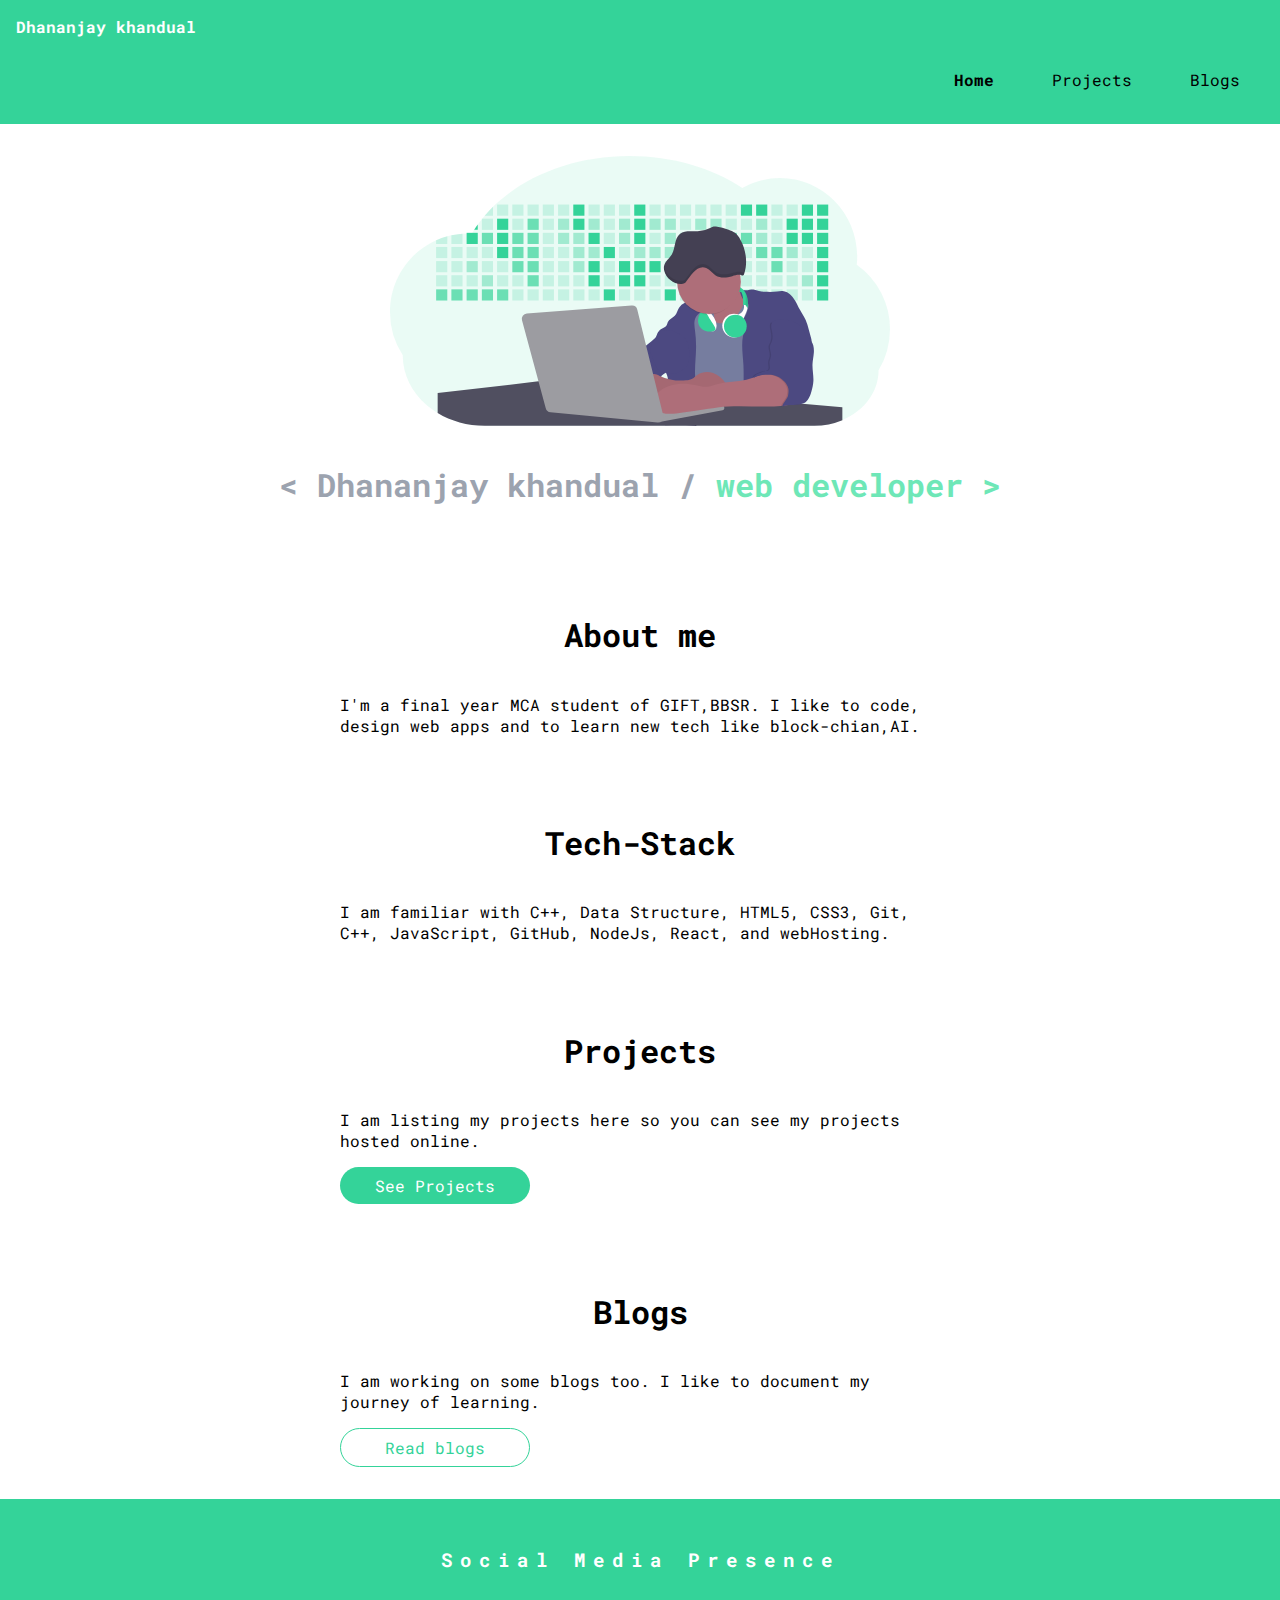
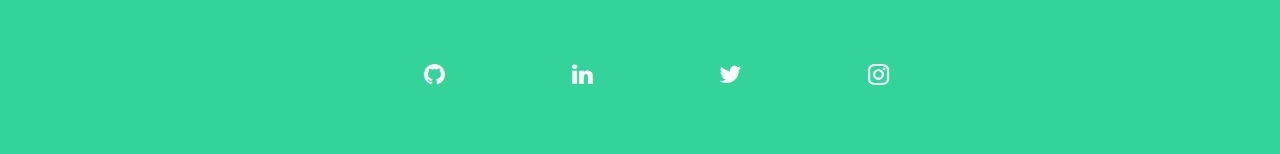
<file: index.html>
<!DOCTYPE html>
<html lang="en">

<head>
    <meta charset="UTF-8">
    <meta http-equiv="X-UA-Compatible" content="IE=edge">
    <meta name="viewport" content="width=device-width, initial-scale=1.0">
    <title>home | dhananjay khandual</title>
    <link href="styles.css" rel="stylesheet" />

    <link rel="stylesheet" href="https://cdnjs.cloudflare.com/ajax/libs/font-awesome/4.7.0/css/font-awesome.min.css">

</head>

<body>
    <nav class="navigation container">
        <div class="nav-brand">Dhananjay khandual</div>
        <ul class="list-non-bullet nav-pills">
            <li class="list-item-inline">
                <a class="link link-active" href="index.html">Home</a>
            </li>
            <li class="list-item-inline">
                <a class="link" href="projects.html">Projects</a>
            </li>
            <li class="list-item-inline">
                <a class="link" href="blogs.html">Blogs</a>
            </li>
        </ul>
    </nav>

    <header class="hero">
        <img class="hero-img" src="images/dev-home.svg" />
        <h1 class="hero-heading">
            < Dhananjay khandual / <span class="heading-inverted">web developer > </span>
        </h1>
    </header>

    <section class="section ow">
        <div class="container container-center">
            <h1>About me</h1>
            <p>I'm a final year MCA student of GIFT,BBSR. I like to code, design web apps and to learn new tech like block-chian,AI. </p>
        </div>
    </section>

    <section class="section">
    
        <div class="container container-center">
            <h1>Tech-Stack</h1>
            <p>I am familiar with C++, Data Structure, HTML5, CSS3, Git, C++, JavaScript, GitHub, NodeJs, React, and webHosting. </p>
        </div>
    </section>

    <section class="section ow">
        <div class="container container-center">
            <h1>Projects</h1>
            <p>I am listing my projects here so you can see my projects hosted online.</p>
            <a class="link primary-link"  href="/projects.html">See Projects</a>
        </div>
    </section>

    <section class="section">
        <div class="container container-center">
            <h1>Blogs</h1>
            <p>I am working on some blogs too. I like to document my journey of learning.</p>
            <a class="link secondary-link" href="/blogs.html">Read blogs</a>
        </div>
    </section>

    <footer>
        <h3>Social Media Presence</h3>
    <div class="icon">
    <a href="https://github.com/dk72055" class="fa fa-github"></a>
    <a href="https://www.linkedin.com/in/dhananjay-khandual-dk-54165b1a8" class="fa fa-linkedin"></a>
    <a href="#" class="fa fa-twitter"></a>
    <a href="#" class="fa fa-instagram"></a>
     
    </div>
    </footer>


</body>

</html>
</file>
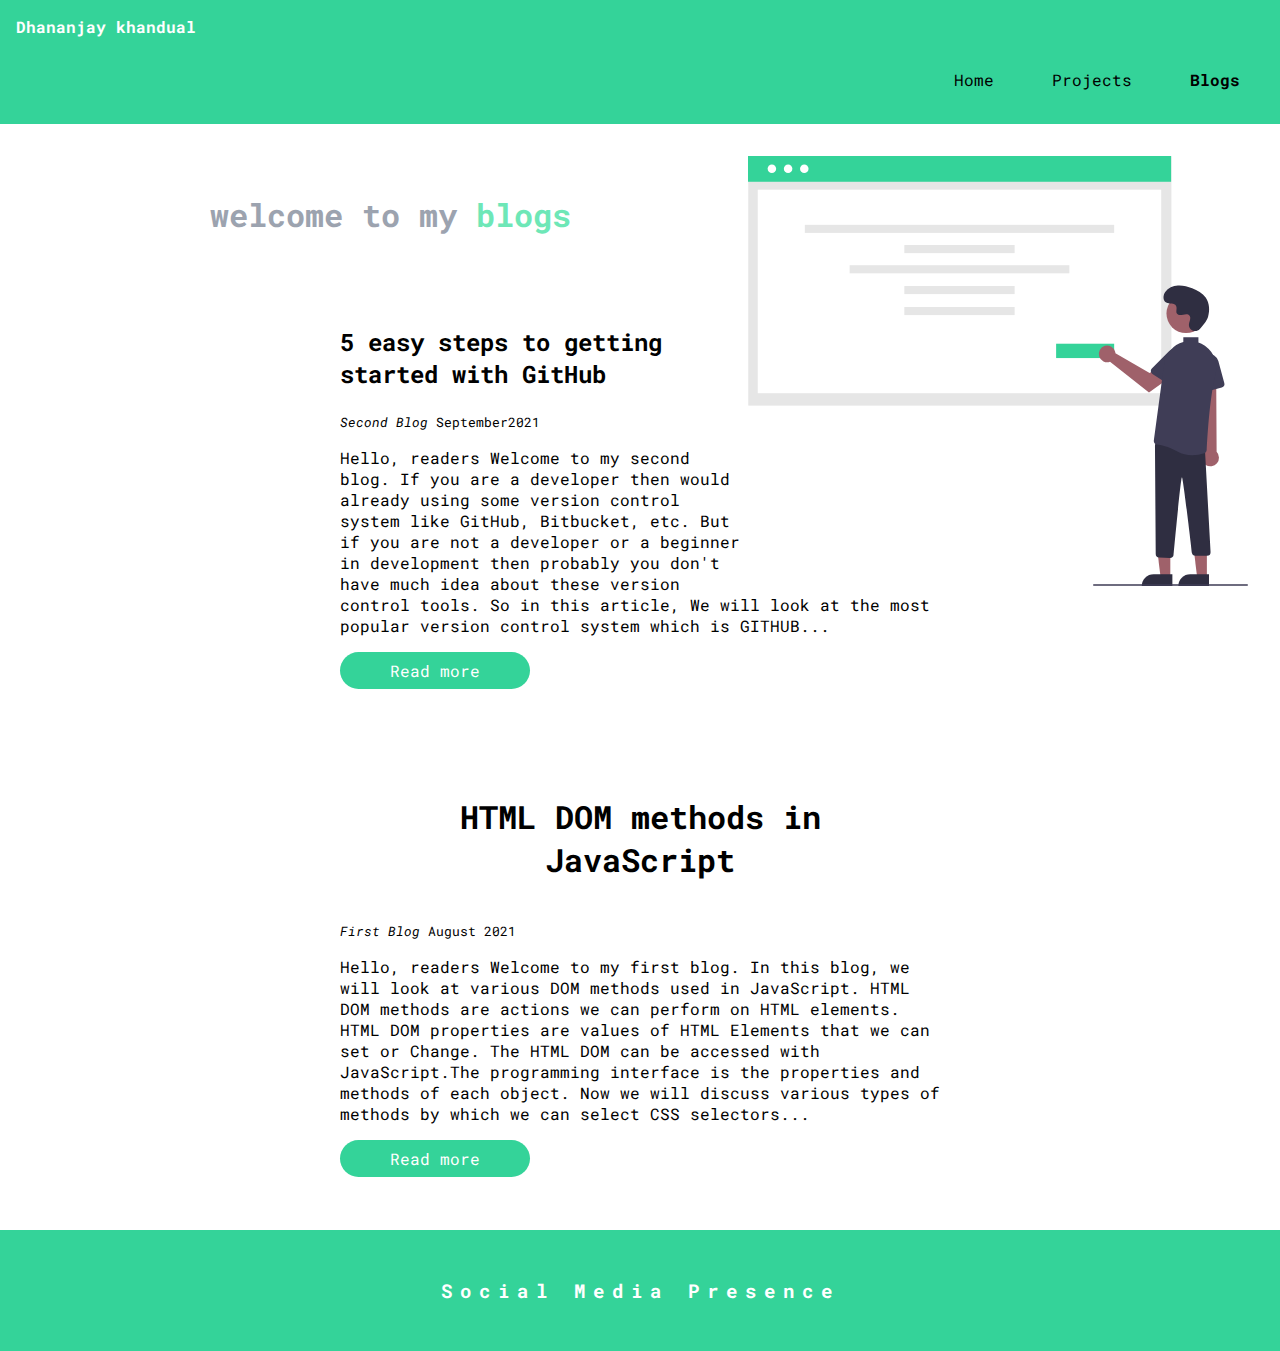
<file: blogs.html>
<!DOCTYPE html>
<html lang="en">

<head>
    <meta charset="UTF-8">
    <meta http-equiv="X-UA-Compatible" content="IE=edge">
    <meta name="viewport" content="width=device-width, initial-scale=1.0">
    <title>blogs | Dhananjay khandual</title>
    <link href="styles.css" rel="stylesheet" />
    <link rel="stylesheet" href="https://cdnjs.cloudflare.com/ajax/libs/font-awesome/4.7.0/css/font-awesome.min.css">
</head>

<body>

    <nav class="navigation container">
        <div class="nav-brand">Dhananjay khandual</div>
        <ul class="list-non-bullet nav-pills">
            <li class="list-item-inline">
                <a class="link" href="index.html">Home</a>
            </li>
            <li class="list-item-inline">
                <a class="link" href="projects.html">Projects</a>
            </li>
            <li class="list-item-inline">
                <a class="link link-active" href="blogs.html">Blogs</a>
            </li>
        </ul>
    </nav>


    <header class="hero">
        <img class="blog-img" src="images/blog.svg" align="right" />
        <h1 class="hero-heading">
            welcome to my <span class="heading-inverted">blogs</span>
        </h1>
    </header>


    <section class="section ow">
        <div class="container container-center">
            
            <h2>5 easy steps to getting started with GitHub</h2>
            <small><i>Second Blog</i> September2021 </small>
            <p>Hello, readers Welcome to my second blog. If you are a developer then would already using some version
                control system like GitHub, Bitbucket, etc. But if you are not a developer or a beginner in development
                then probably you don't have much idea about these version control tools.

                So in this article, We will look at the most popular version control system which is GITHUB...</p>

            <a class="link primary-link"
                href="https://hashnode.com/post/5-easy-steps-to-getting-started-with-github-cktu4rk3p0rtfhvs1edp1etlz">Read
                more</a>

            <br>
        </div>
    </section>

    <section class="section">
        <div class="container container-center">
            <h1>HTML DOM methods in JavaScript</h1>
            <small><i>First Blog</i> August 2021</small>

            <p>Hello, readers Welcome to my first blog. In this blog, we will look at various DOM methods used in
                JavaScript. HTML DOM methods are actions we can perform on HTML elements. HTML DOM properties are values
                of HTML Elements that we can set or Change.
                The HTML DOM can be accessed with JavaScript.The programming interface is the properties and methods of
                each object. Now we will discuss various types of methods by which we can select CSS selectors...</p>

            <a class="link primary-link"
                href="https://hashnode.com/post/html-selectors-in-javascript-ckt87tmtm0oht95s1dqs77hu2">Read more</a>

            <br>
        </div>
    </section>

    <footer>
        <h3>Social Media Presence</h3>
        <div class="icon">
          <!--  <a href="https://github.com/Adarsh-Patel-Dev" class="fa fa-github"></a>
            <a href="https://www.linkedin.com/in/adarsh-patel-449a55175" class="fa fa-linkedin"></a>
            <a href="https://twitter.com/AdarshPatelDev?s=08" class="fa fa-twitter"></a>
            <a href="https://instagram.com/git_sit_code" class="fa fa-instagram"></a>
         -->
        </div>
    </footer>


</body>

</html>
</file>
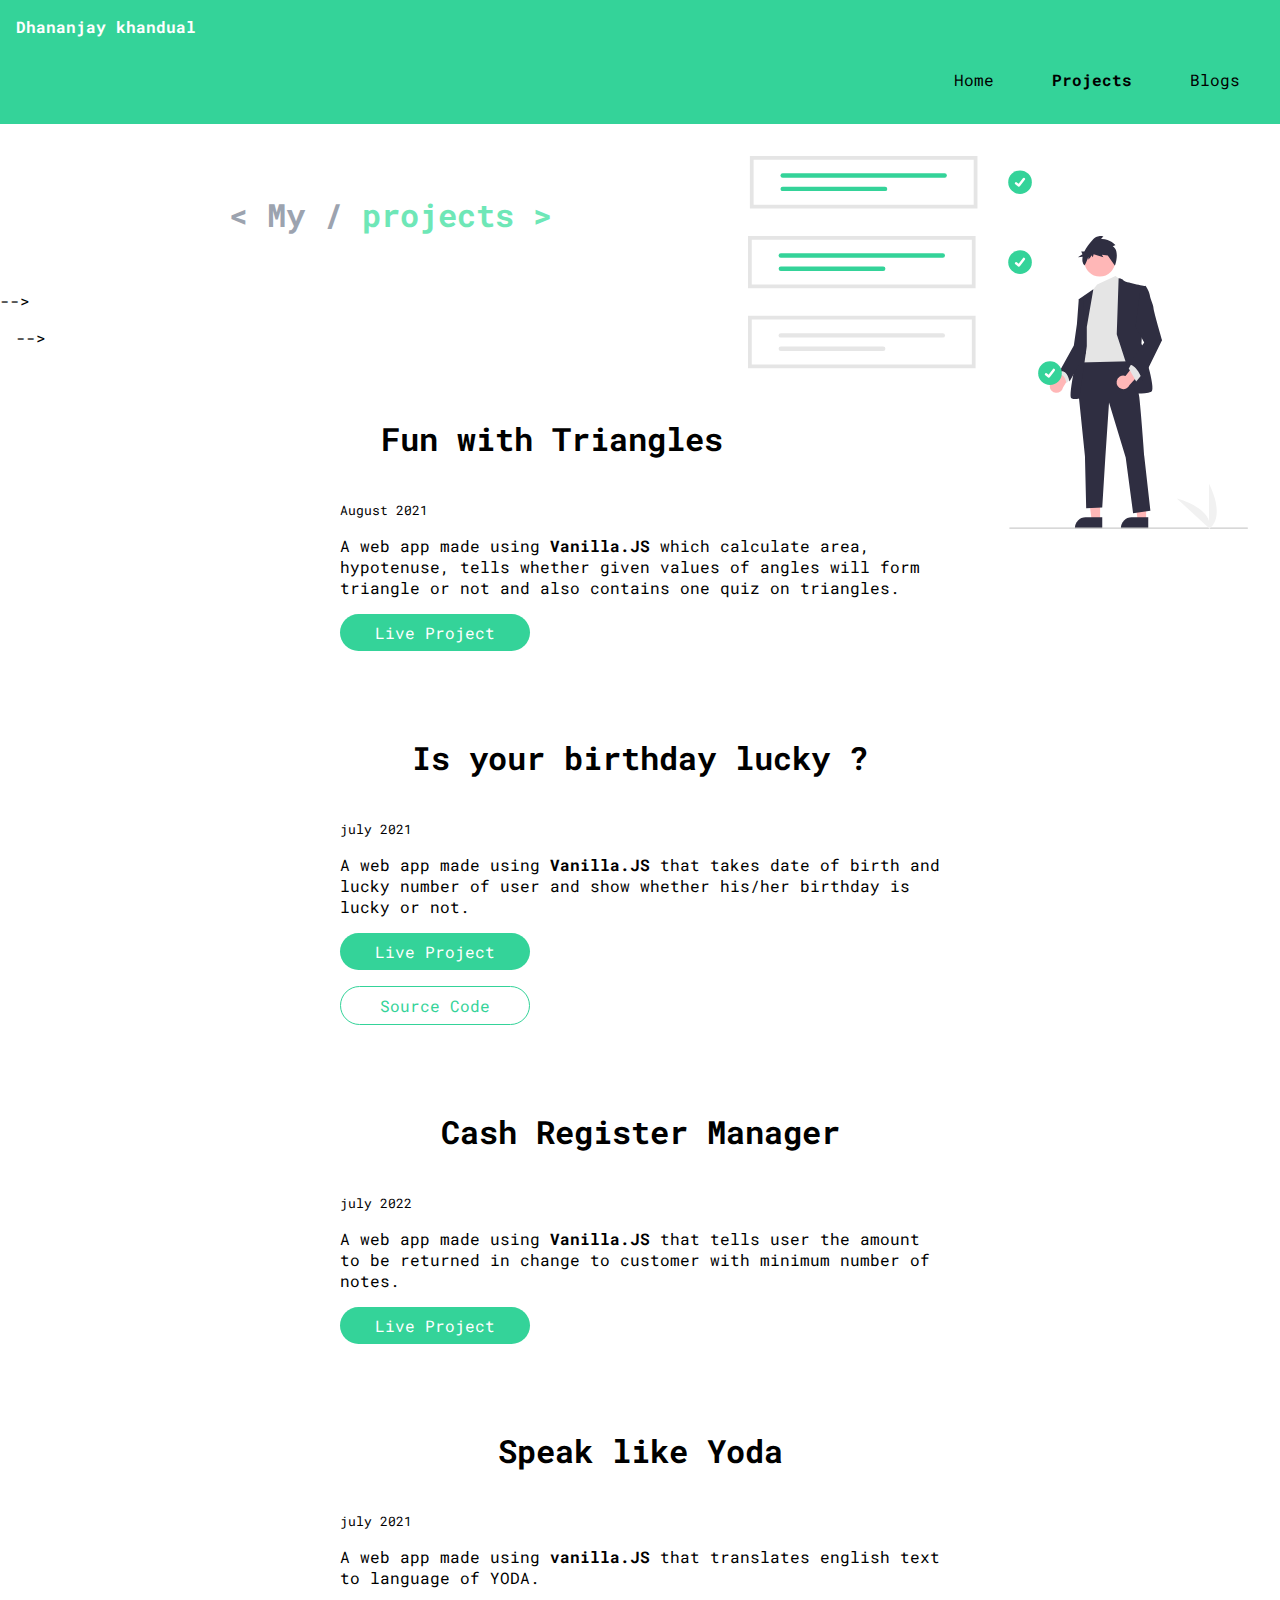
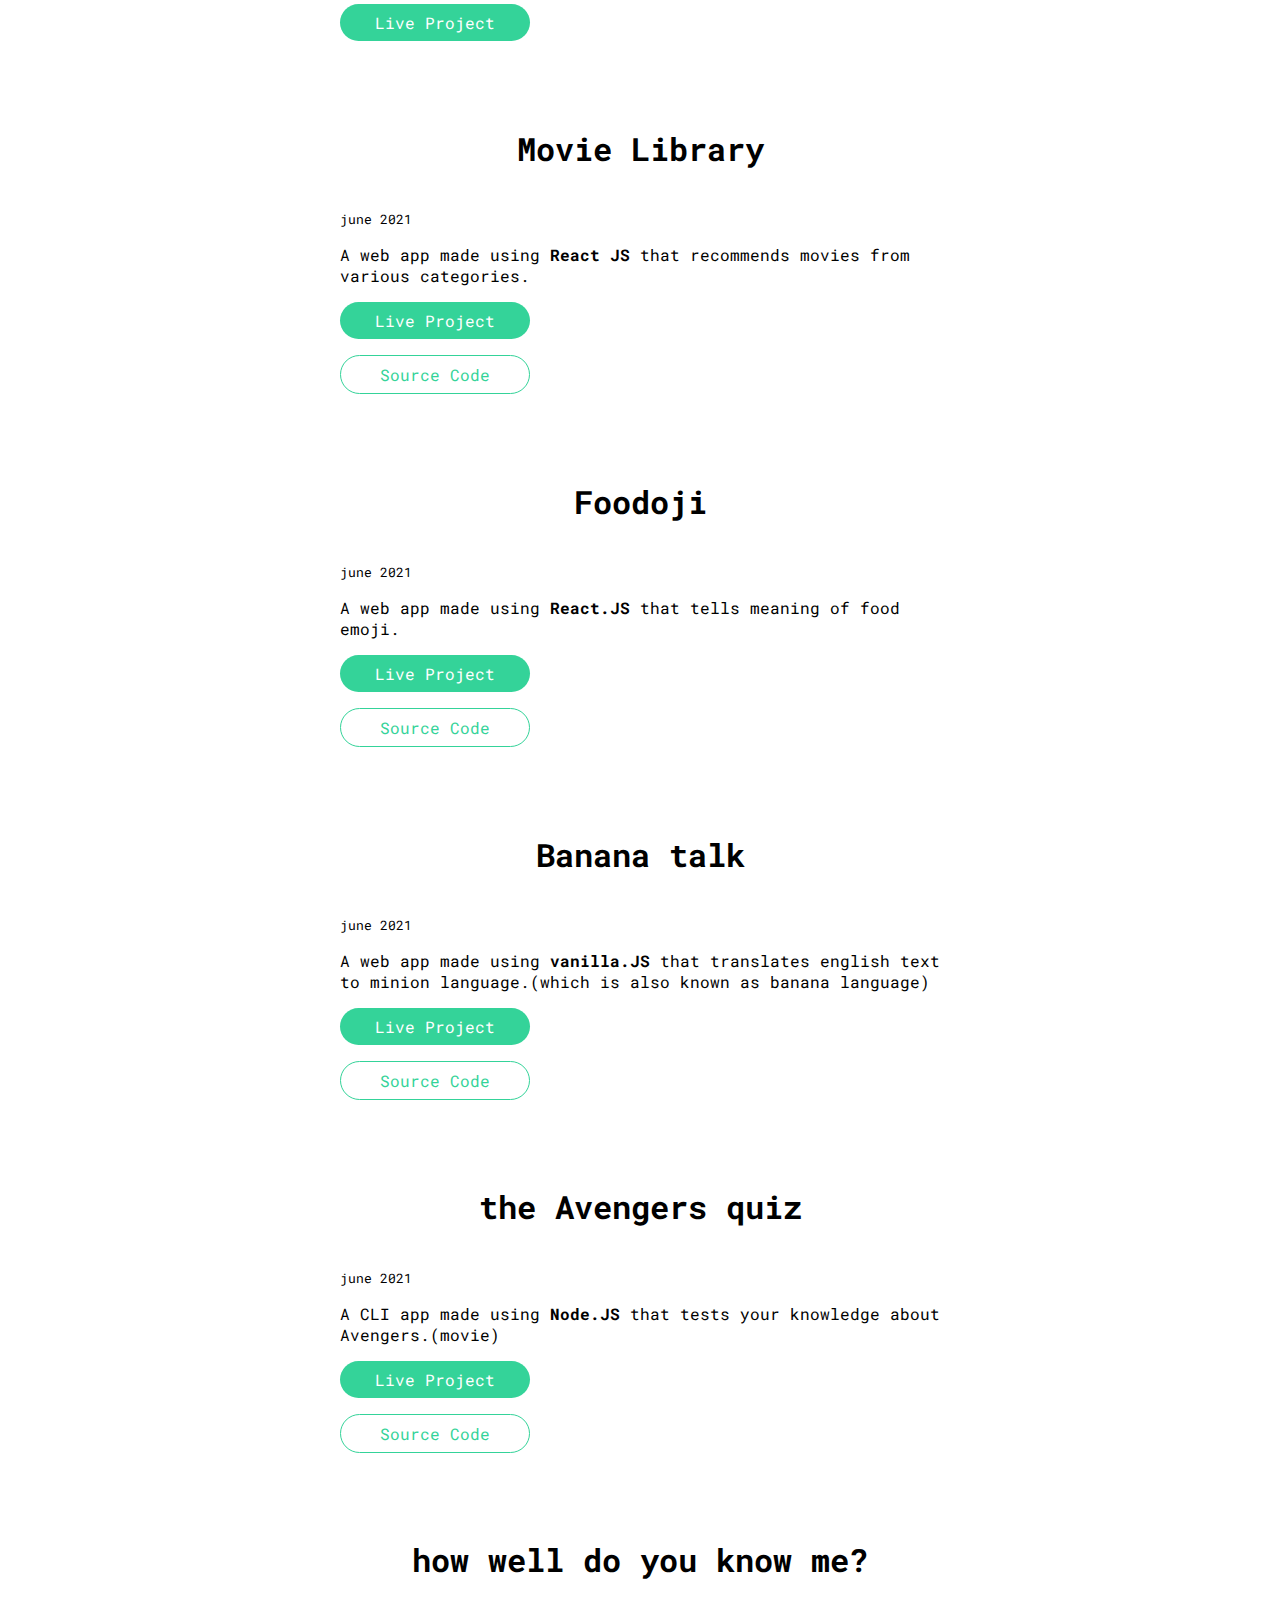
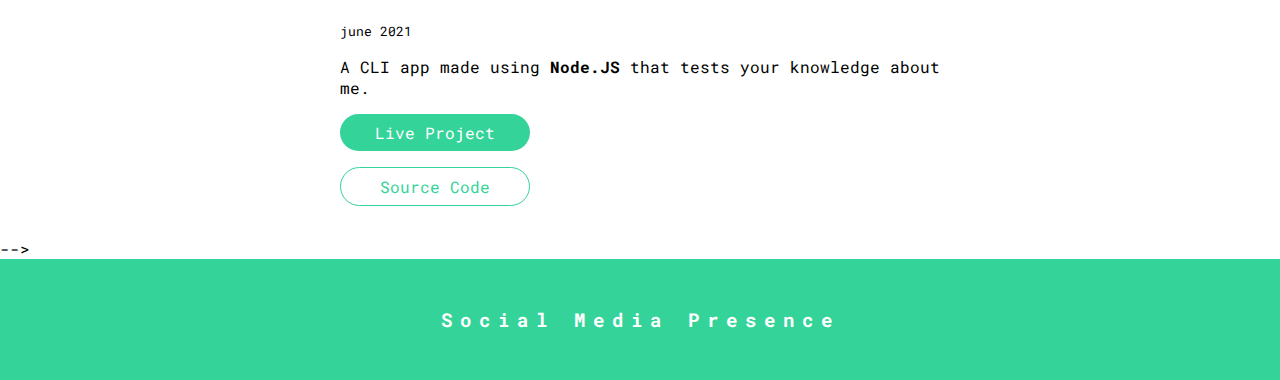
<file: projects.html>
<!DOCTYPE html>
<html lang="en">
<head>
    <meta charset="UTF-8">
    <meta http-equiv="X-UA-Compatible" content="IE=edge">
    <meta name="viewport" content="width=device-width, initial-scale=1.0">
    <title>project | Dhananjay khnadual</title>

    <link href="styles.css" rel="stylesheet"/>
    <link rel="stylesheet" href="https://cdnjs.cloudflare.com/ajax/libs/font-awesome/4.7.0/css/font-awesome.min.css">

</head>
<body>
    
    <nav class="navigation container">
        <div class="nav-brand">Dhananjay khandual</div>
        <ul class="list-non-bullet nav-pills">
            <li class="list-item-inline">
                <a class="link " href="index.html">Home</a>
            </li>
            <li class="list-item-inline">
                <a class="link link-active" href="projects.html">Projects</a>
            </li>
            <li class="list-item-inline">
                <a class="link" href="blogs.html">Blogs</a>
            </li>
        </ul>
    </nav>

    <header class="hero ow">
        <img class="blog-img" src="images/projects.svg" align="right" />
        <h1 class="hero-heading"> < My  / <span class="heading-inverted"> projects > </span></h1>
    </header>

   <!-- <section class="section">
        <!-- <img class="project-img" src="images/me.svg" align="left" />
        <div class="container container-center">
            <h1>Stocx Calculator</h1>
            <small>August 2021</small>
            <p>A web app made using <strong>Vanilla.JS</strong>  that tell the user how much profit or loss he/she is making on stocks in percentage and absolute value.</p>
  
            
            <a class="link primary-link" href="https://stox-calculator.netlify.app/">Live Project</a>
           <!-- <a class="link secondary-link" href="https://github.com/Adarsh-Patel-Dev/Stocx-Calculator">Source Code</a> -->

        </div>  -->
    </section>

    <section class="section ow">
        <!-- <img class="project-img" src="images/me.svg" align="left" /> 
        <div class="container container-center">
            <h1>Palindrome Birthday App</h1>
            <small>August 2022</small>
            <p>A web app made using <strong>Vanilla.JS</strong>  that tell whether user was born on a palindrome day or not. If not, it will show the nearest palindrome date and by how many days the user has missed the palindrome date.
            </p>
  
            
            <a class="link primary-link" href="https://palindrome-b-day.netlify.app/">Live Project</a>
           <!-- <a class="link secondary-link" href="https://github.com/Adarsh-Patel-Dev/Is-Your-Birthdate-Palindrome-">Source Code</a> -->

        </div> -->
    </section>

    <section class="section">
        <!-- <img class="project-img" src="images/me.svg" align="left" /> -->
        <div class="container container-center">
            <h1>Fun with Triangles</h1>
            <small>August 2021</small>
            <p>A web app made using <strong>Vanilla.JS</strong>  which calculate area, hypotenuse, tells whether given values of angles will form triangle or not and also contains one quiz on triangles. </p>
  
            
            <a class="link primary-link" href="https://fun-with-tri-angles.netlify.app/">Live Project</a>
            <!--<a class="link secondary-link" href="https://github.com/Adarsh-Patel-Dev/FUN-WITH-TRIANGLE">Source Code</a>-->

        </div>
    </section>

    <section class="section ow">
        <!-- <img class="project-img" src="images/me.svg" align="left" /> -->
        <div class="container container-center">
            <h1>Is your birthday lucky ?</h1>
            <small>july 2021</small>
            <p>A web app made using <strong>Vanilla.JS</strong>  that takes date  of birth and lucky number of user and show whether his/her birthday is lucky or not. </p>
  
            
            <a class="link primary-link" href="https://luc-key-birthday.netlify.app/">Live Project</a>
            <a class="link secondary-link" href="https://github.com/Adarsh-Patel-Dev/Lucky-Birthdayy">Source Code</a>

        </div>
    </section>

    <section class="section">
        <!-- <img class="project-img" src="images/me.svg" align="left" /> -->
        <div class="container container-center">
            <h1>Cash Register Manager</h1>
            <small>july 2022</small>
            <p>A web app made using <strong>Vanilla.JS</strong>  that tells user the amount to be returned in change to customer with minimum number of notes. </p>
  
            
            <a class="link primary-link" href="https://cash-register-mngr.netlify.app/">Live Project</a>
           <!-- <a class="link secondary-link" href="https://github.com/Adarsh-Patel-Dev/Cash-register-manager">Source Code</a> -->

        </div>
    </section>

    <section class="section ow">
        <!-- <img class="project-img" src="images/undraw_Texting.svg" align="right" /> -->
        <div class="container container-center">
            
                <h1>Speak like Yoda</h1>
                <small>july 2021</small>
                <p>A web app made using <strong>vanilla.JS</strong>  that translates english text to language of YODA.</p>
               
                <a class="link primary-link" href="https://yoda-translatr.netlify.app/">Live Project</a>
           <!-- <a class="link secondary-link" href="https://github.com/Adarsh-Patel-Dev/speak-like-yoda">Source Code</a> -->

            </div>
    </section>

    <section class="section">
        <!-- <img class="project-img" src="images/movie.svg" align="left" /> -->
        <div class="container container-center">
            <h1>Movie Library</h1>
            <small>june 2021</small>
            <p>A web app made using <strong>React JS</strong>  that recommends movies from various categories. </p>

            <a class="link primary-link" href="https://m0vie-library.netlify.app/">Live Project</a>
            <a class="link secondary-link" href="https://github.com/Adarsh-Patel-Dev/Movie-Recommendation-Appp">Source Code</a>

        </div>
    </section>

    <section class="section ow">
        <!-- <img class="project-img" src="images/emoji.svg" align="right" /> -->
        <div class="container container-center">
            <h1>Foodoji</h1>
            <small>june 2021</small>
            <p>A web app made using <strong>React.JS</strong> that tells meaning of food emoji. </p>
            
            <a class="link primary-link" href="https://food-emoji.netlify.app/">Live Project</a>
            <a class="link secondary-link" href="https://github.com/Adarsh-Patel-Dev/foodEmoji-interpreter">Source Code</a>

        </div>
    </section>

    <section class="section">
        <!-- <img class="project-img" src="images/banana.svg" align="left"/> -->
        <div class="container container-center">
            <h1>Banana talk</h1>
            <small>june 2021</small>
            <p>A web app made using <strong>vanilla.JS</strong>  that translates english text to minion language.(which is also known as banana language) </p>
       
            <a class="link primary-link" href="https://mini-ons-translation.netlify.app/">Live Project</a>
            <a class="link secondary-link" href="https://github.com/Adarsh-Patel-Dev/banana-talk">Source Code</a>

        </div>
    </section>

    <section class="section ow">
        <!-- <img class="project-img" src="images/superhero.svg" align="right" /> -->
        <div class="container container-center">
            
                <h1>the Avengers quiz</h1>
                <small>june 2021</small>
                <p>A CLI app made using <strong>Node.JS</strong>  that tests your knowledge about Avengers.(movie) </p>
               
                <a class="link primary-link" href="https://replit.com/@AdarshhPatel/Avengers-Quiz?embed=true#index.js">Live Project</a>
            <a class="link secondary-link" href="https://github.com/Adarsh-Patel-Dev/Avengers-Quiz-CLI-app">Source Code</a>

            </div>
    </section>

    <section class="section">
        <!-- <img class="project-img" src="images/me.svg" align="left" /> -->
        <div class="container container-center">
            <h1>how well do you know me?</h1>
            <small>june 2021</small>
            <p>A CLI app made using <strong>Node.JS</strong>  that tests your knowledge about me. </p>
  
            
            <a class="link primary-link" href="https://replit.com/@AdarshhPatel/how-well-do-you-know-me?embed=true#index.js">Live Project</a>
            <a class="link secondary-link" href="https://github.com/Adarsh-Patel-Dev/how-well-do-you-know-me-">Source Code</a>

        </div>
    </section> -->

    

    <footer>
        <h3>Social Media Presence</h3>
    <div class="icon">
   <!-- <a href="https://github.com/Adarsh-Patel-Dev" class="fa fa-github"></a>
    <a href="https://www.linkedin.com/in/adarsh-patel-449a55175" class="fa fa-linkedin"></a>
    <a href="https://twitter.com/AdarshPatelDev?s=08" class="fa fa-twitter"></a>
    <a href="https://instagram.com/git_sit_code" class="fa fa-instagram"></a> -->
     
    </div>
    
    </footer>

    
    
    

</body>
</html>
</file>
<file: styles.css>
@import url('https://fonts.googleapis.com/css2?family=Roboto+Mono:wght@100;300&display=swap');

:root {
    --primary-color: #34D399;
    --off-white: #F3F4F6;
    --dark-gray: #6B7280;
    --light-green: #ECFDF5;
}

html{
    scroll-behavior: smooth;
}

body {
    font-family: 'Roboto Mono', monospace;
    margin: auto;

}

hr {
    margin: 2rem 0rem;
}

/** spaces **/

.margin-md {
    margin: 2rem;
}

/** container **/
.container {
    padding: 0rem 1rem;
}

.container-center {
    max-width: 600px;
    margin: auto;
}

/** links **/
.link {
    box-sizing: border-box;
    text-decoration: none;
    padding: 0.5rem 1rem;
    transition: 1s;
}

.primary-link {
    background-color: var(--primary-color);
    border-radius: 7rem;
    color: white;
    display: block;
    max-width: 190px;
    margin: 1rem 1rem 1rem 0rem;
    text-align: center;
    transition: 1s;

}

.secondary-link {
    color: var(--primary-color);
    border-radius: 7rem;
    border: 1px solid var(--primary-color);
    display: block;
    max-width: 190px;
    margin: 1rem 1rem 1rem 0rem;
    text-align: center;
    transition: 1s;

}

.primary-link:hover,.secondary-link:hover {

    transition: 1s;
    /* width: auto;
    height: 60px; */
    margin-left: 1.5rem;
    background-color: #3B82F6;
    color: white;

}

.navigation a.link:hover{
   
    /* display: block; */
    padding: 0.5rem 1rem;
    background-color: white;
    

    transition: 1s;
    color:#34D399;
    width: auto;
    height: 60px;
    margin: 15px;

}

.hero:hover{

   transition: 1s;
   padding:0.5rem 1rem;
   font-size: 1.5rem;
    text-transform: uppercase;
    background-color: black;

}






/** lists **/

.list-non-bullet {
    list-style: none;
    padding-inline-start: 0px;
}


.list-item-inline {
    display: inline;
    padding: 0rem 0.5rem;
}

/** navigation **/

.navigation {
    background-color: var(--primary-color);
    color: white;
    padding: 1rem;
    border-bottom-left-radius: 0rem;
    border-bottom-right-radius: 0rem;
}

.navigation .nav-brand {
    font-weight: bold;
}


.navigation .nav-pills {
    
    padding: 1rem 5rem;
    text-align: right;
    padding-bottom: 2px;
    padding-right: 0.5px;
   

}

.navigation .link {
    color: black;
}

.navigation .link-active {
    font-weight: bold;
}

/** header **/

.hero {
    padding: 2rem;
    padding-top: 2rem;
    transition: 1s;
}

.hero .hero-img {
    max-width: 100%;
    width: 500px;
    display: block;
    margin: auto;
}

/* .project-heading {
    text-align: center;
    color: #6EE7B7;
} */

.blog-heading {
    text-align: left;
}

.blog-img {
    max-width: 100%;
    width: 500px;
    display: block;
    margin: auto;
    text-align: right;
}

.hero .hero-heading {
    text-align: center;
    padding-top: 1rem;
    color: #9CA3AF;
}

.hero .hero-heading .heading-inverted {
    color: #6EE7B7;
}


.section {
    padding: 1rem;
    transition: 1.5s;
}

.section:hover{
    transition: 1.5s;
    background-color: rgb(0, 0, 0);
    color: white;
    padding: 2rem;
}

.section h1 {
    text-align: center;
    padding: 1rem;
}

.ow {

    background-color: var(--light-#33ffff);
}

.project-heading:hover{
    color: white;
    
}




/* navigation*/

footer{
    background-color: #34D399;
    margin: auto;
    
}
.fa {
    padding: 10px;
    font-size: larger;
    width: 50px;
    height: 50px;
    text-align: center;
    text-decoration: none;
    margin: 2rem;
    color: white;
    transition: 1s;
  }

  .fa-github:hover{
      color: #624a85;
     margin: 0px 50px;
     transition: 1s;
     font-size: xx-large;
}

  .fa-linkedin:hover{
      color: #0e76a8 ;
      margin: 0px 50px;
     transition: 1s;
     font-size: xx-large;
  }

  .fa-twitter:hover{
      color:#1DA1F2;
      margin: 0px 50px;
     transition: 1s;
     font-size: xx-large;
  }

  .fa-instagram:hover{
      color:#fb3958 ;
      margin: 0px 50px;
     transition: 1s;
     font-size: xx-large;
  }
  
  footer h3{
      
      padding: 3rem;
      margin: auto;
      text-align: center;
      color: white;
      letter-spacing: 0.5rem;
  }

  .icon{
      margin-left: 2rem;
      padding: auto;
      text-align: center;
      font-size: x-large;
  }

  /*end of navigation*/

.project-img {
    max-width: 80%;
    width: 420px;
    display: block;
    margin: auto;

}

.my-img {
    display: block;
    width: 80px;
    height: 80px;
    border-radius: 50%;
    text-align: center;
    margin-left: auto;
    margin-right: auto;

}

.center {
    display: block;
    margin-left: auto;
    margin-right: auto;
    width: 30%;
    font-size: small;
}

.link .footer-img {

    padding: 1rem 2rem;
    text-align: center;
    /* padding-right: 0.5px; */
    padding-bottom: 0rem;

}

 /* h3{
    position: relative;
    top: 4rem;

    left: 1rem;
    right: inherit;
    font-size:small;
   
    letter-spacing: 0.5rem;
    word-spacing: 1rem;
} */

em{
    color:white;
}
</file>
